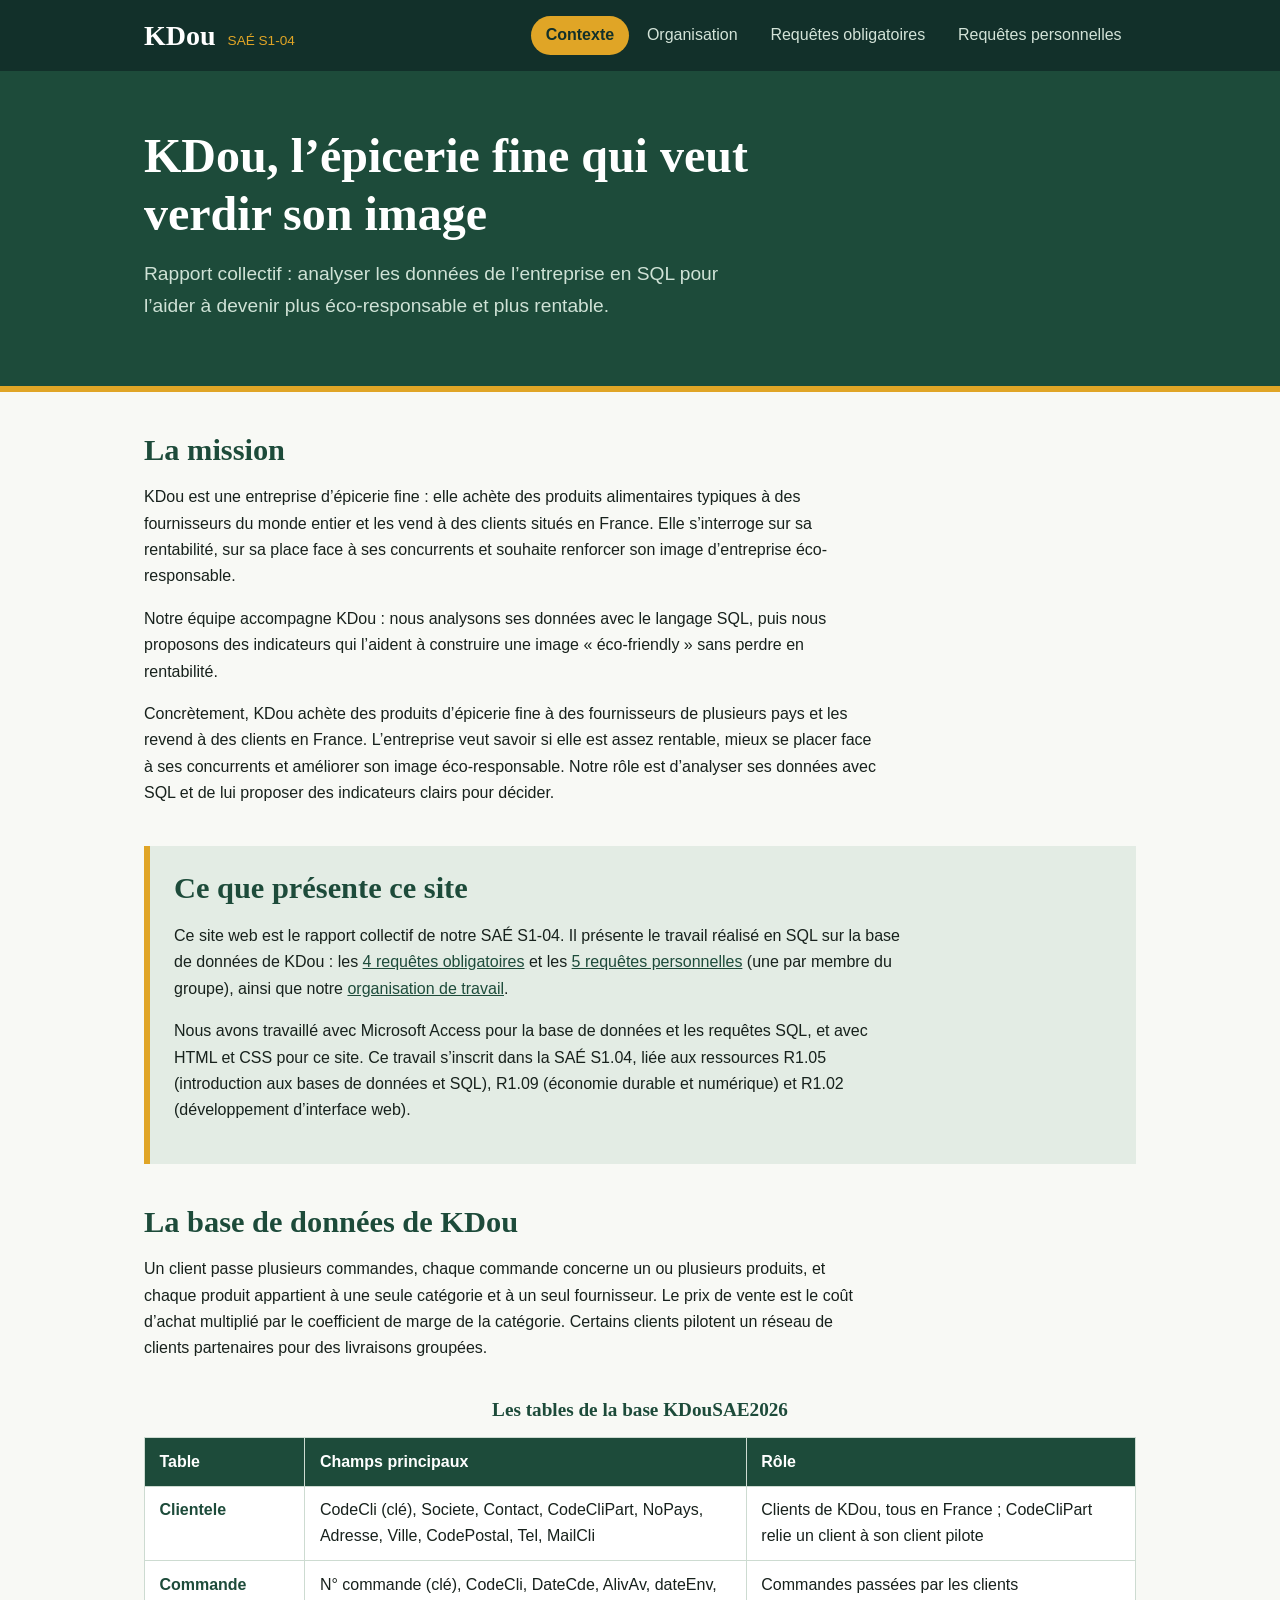
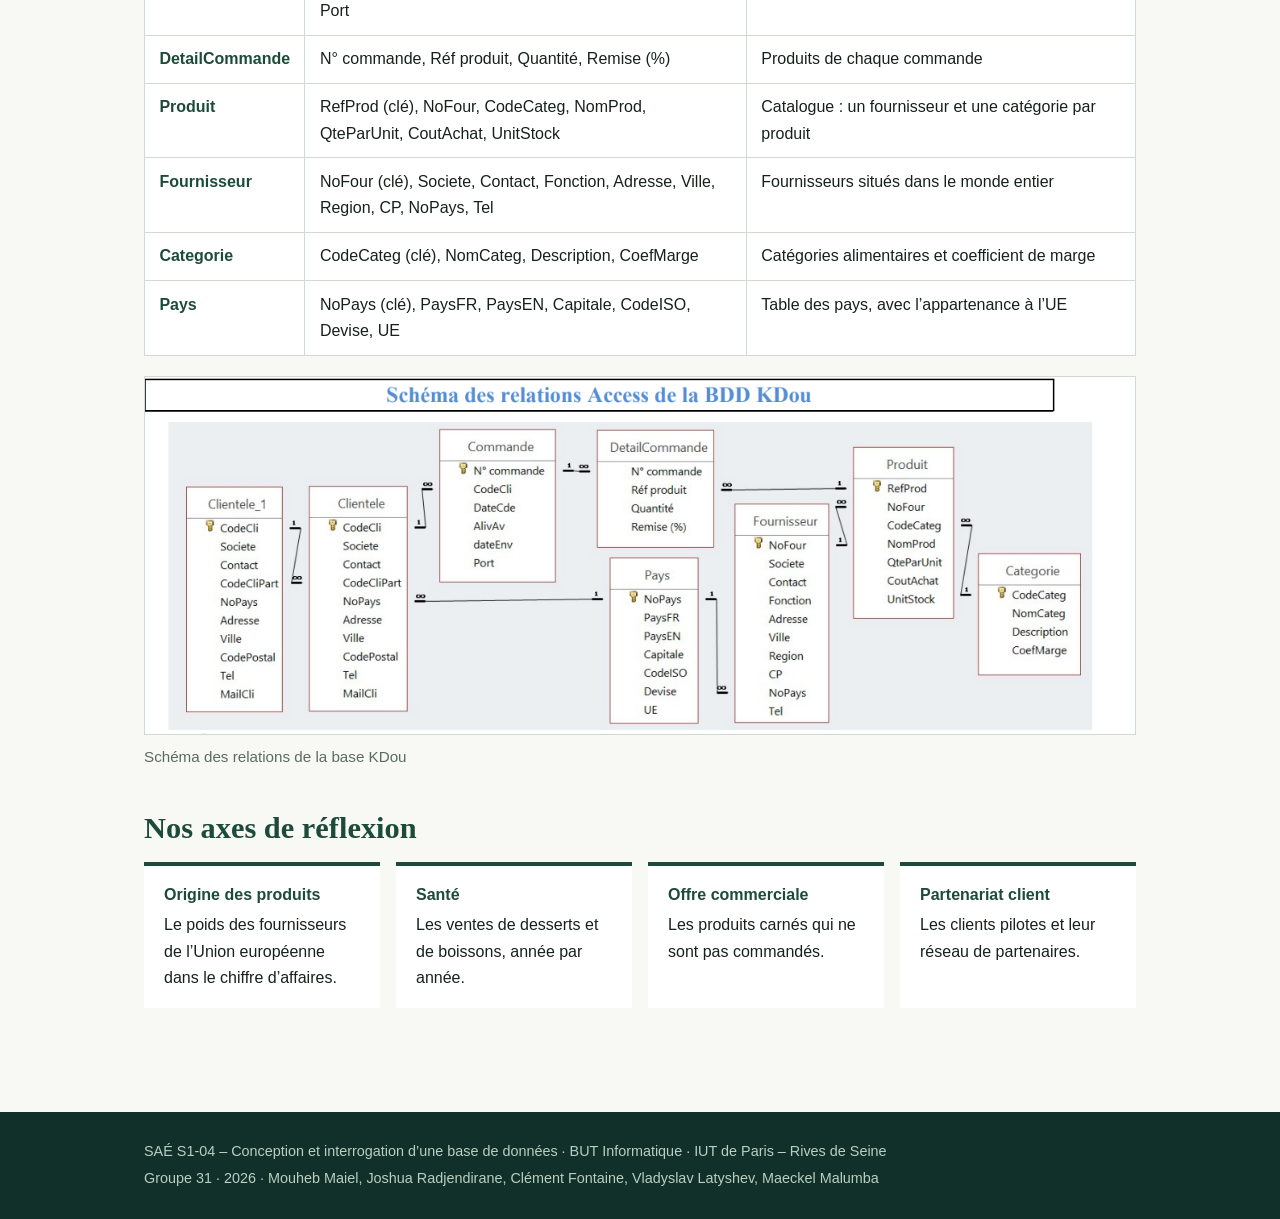
<file: index.html>
<!DOCTYPE html>
<html lang="fr">
<head>
  <meta charset="UTF-8">
  <meta name="viewport" content="width=device-width, initial-scale=1">
  <title>Contexte – SAÉ S1-04 KDou</title>
  <link rel="stylesheet" href="assets/css/style.css">
</head>
<body>
  <header class="entete">
    <div class="conteneur barre">
      <a class="logo" href="index.html">KDou<span>SAÉ S1-04</span></a>
      <nav class="menu"><a href="index.html" class="active">Contexte</a><a href="organisation.html">Organisation</a><a href="obligatoires.html">Requêtes obligatoires</a><a href="personnelles.html">Requêtes personnelles</a></nav>
    </div>
    <div class="bandeau"><div class="conteneur"><h1>KDou, l’épicerie fine qui veut verdir son image</h1><p>Rapport collectif : analyser les données de l’entreprise en SQL pour l’aider à devenir plus éco-responsable et plus rentable.</p></div></div>
  </header>
  <main class="conteneur">
    <section class="partie">
      <h2>La mission</h2>
      <p>KDou est une entreprise d’épicerie fine : elle achète des produits alimentaires typiques à des fournisseurs du monde entier et les vend à des clients situés en France. Elle s’interroge sur sa rentabilité, sur sa place face à ses concurrents et souhaite renforcer son image d’entreprise éco-responsable.</p>
      <p>Notre équipe accompagne KDou : nous analysons ses données avec le langage SQL, puis nous proposons des indicateurs qui l’aident à construire une image « éco-friendly » sans perdre en rentabilité.</p>
      <p>Concrètement, KDou achète des produits d’épicerie fine à des fournisseurs de plusieurs pays et les revend à des clients en France. L’entreprise veut savoir si elle est assez rentable, mieux se placer face à ses concurrents et améliorer son image éco-responsable. Notre rôle est d’analyser ses données avec SQL et de lui proposer des indicateurs clairs pour décider.</p>
    </section>
    <section class="partie encadre">
      <h2>Ce que présente ce site</h2>
      <p>Ce site web est le rapport collectif de notre SAÉ S1-04. Il présente le travail réalisé en SQL sur la base de données de KDou : les <a href="obligatoires.html">4 requêtes obligatoires</a> et les <a href="personnelles.html">5 requêtes personnelles</a> (une par membre du groupe), ainsi que notre <a href="organisation.html">organisation de travail</a>.</p>
      <p>Nous avons travaillé avec Microsoft Access pour la base de données et les requêtes SQL, et avec HTML et CSS pour ce site. Ce travail s’inscrit dans la SAÉ S1.04, liée aux ressources R1.05 (introduction aux bases de données et SQL), R1.09 (économie durable et numérique) et R1.02 (développement d’interface web).</p>
    </section>
    <section class="partie">
      <h2>La base de données de KDou</h2>
      <p>Un client passe plusieurs commandes, chaque commande concerne un ou plusieurs produits, et chaque produit appartient à une seule catégorie et à un seul fournisseur. Le prix de vente est le coût d’achat multiplié par le coefficient de marge de la catégorie. Certains clients pilotent un réseau de clients partenaires pour des livraisons groupées.</p>
      <div class="tableau">
        <table>
          <caption>Les tables de la base KDouSAE2026</caption>
          <thead><tr><th scope="col">Table</th><th scope="col">Champs principaux</th><th scope="col">Rôle</th></tr></thead>
          <tbody><tr><td>Clientele</td><td>CodeCli (clé), Societe, Contact, CodeCliPart, NoPays, Adresse, Ville, CodePostal, Tel, MailCli</td><td>Clients de KDou, tous en France ; CodeCliPart relie un client à son client pilote</td></tr><tr><td>Commande</td><td>N° commande (clé), CodeCli, DateCde, AlivAv, dateEnv, Port</td><td>Commandes passées par les clients</td></tr><tr><td>DetailCommande</td><td>N° commande, Réf produit, Quantité, Remise (%)</td><td>Produits de chaque commande</td></tr><tr><td>Produit</td><td>RefProd (clé), NoFour, CodeCateg, NomProd, QteParUnit, CoutAchat, UnitStock</td><td>Catalogue : un fournisseur et une catégorie par produit</td></tr><tr><td>Fournisseur</td><td>NoFour (clé), Societe, Contact, Fonction, Adresse, Ville, Region, CP, NoPays, Tel</td><td>Fournisseurs situés dans le monde entier</td></tr><tr><td>Categorie</td><td>CodeCateg (clé), NomCateg, Description, CoefMarge</td><td>Catégories alimentaires et coefficient de marge</td></tr><tr><td>Pays</td><td>NoPays (clé), PaysFR, PaysEN, Capitale, CodeISO, Devise, UE</td><td>Table des pays, avec l’appartenance à l’UE</td></tr></tbody>
        </table>
      </div>
      <figure class="image">
        <img src="assets/img/relation table.png" alt="Schéma des relations de la base de données KDou"> 

        <figcaption>Schéma des relations de la base KDou</figcaption>
      </figure>
    </section>
    <section class="partie">
      <h2>Nos axes de réflexion</h2>
      <ul class="liste">
        <li><strong>Origine des produits</strong>Le poids des fournisseurs de l’Union européenne dans le chiffre d’affaires.</li>
        <li><strong>Santé</strong>Les ventes de desserts et de boissons, année par année.</li>
        <li><strong>Offre commerciale</strong>Les produits carnés qui ne sont pas commandés.</li>
        <li><strong>Partenariat client</strong>Les clients pilotes et leur réseau de partenaires.</li>
      </ul>
    </section>
  </main>
  <footer class="pied">
    <div class="conteneur">
      <p>SAÉ S1-04 – Conception et interrogation d’une base de données · BUT Informatique · IUT de Paris – Rives de Seine</p>
      <p>Groupe 31 · 2026 · Mouheb Maiel, Joshua Radjendirane, Clément Fontaine, Vladyslav Latyshev, Maeckel Malumba</p>
    </div>
  </footer>
</body>
</html>
</file>
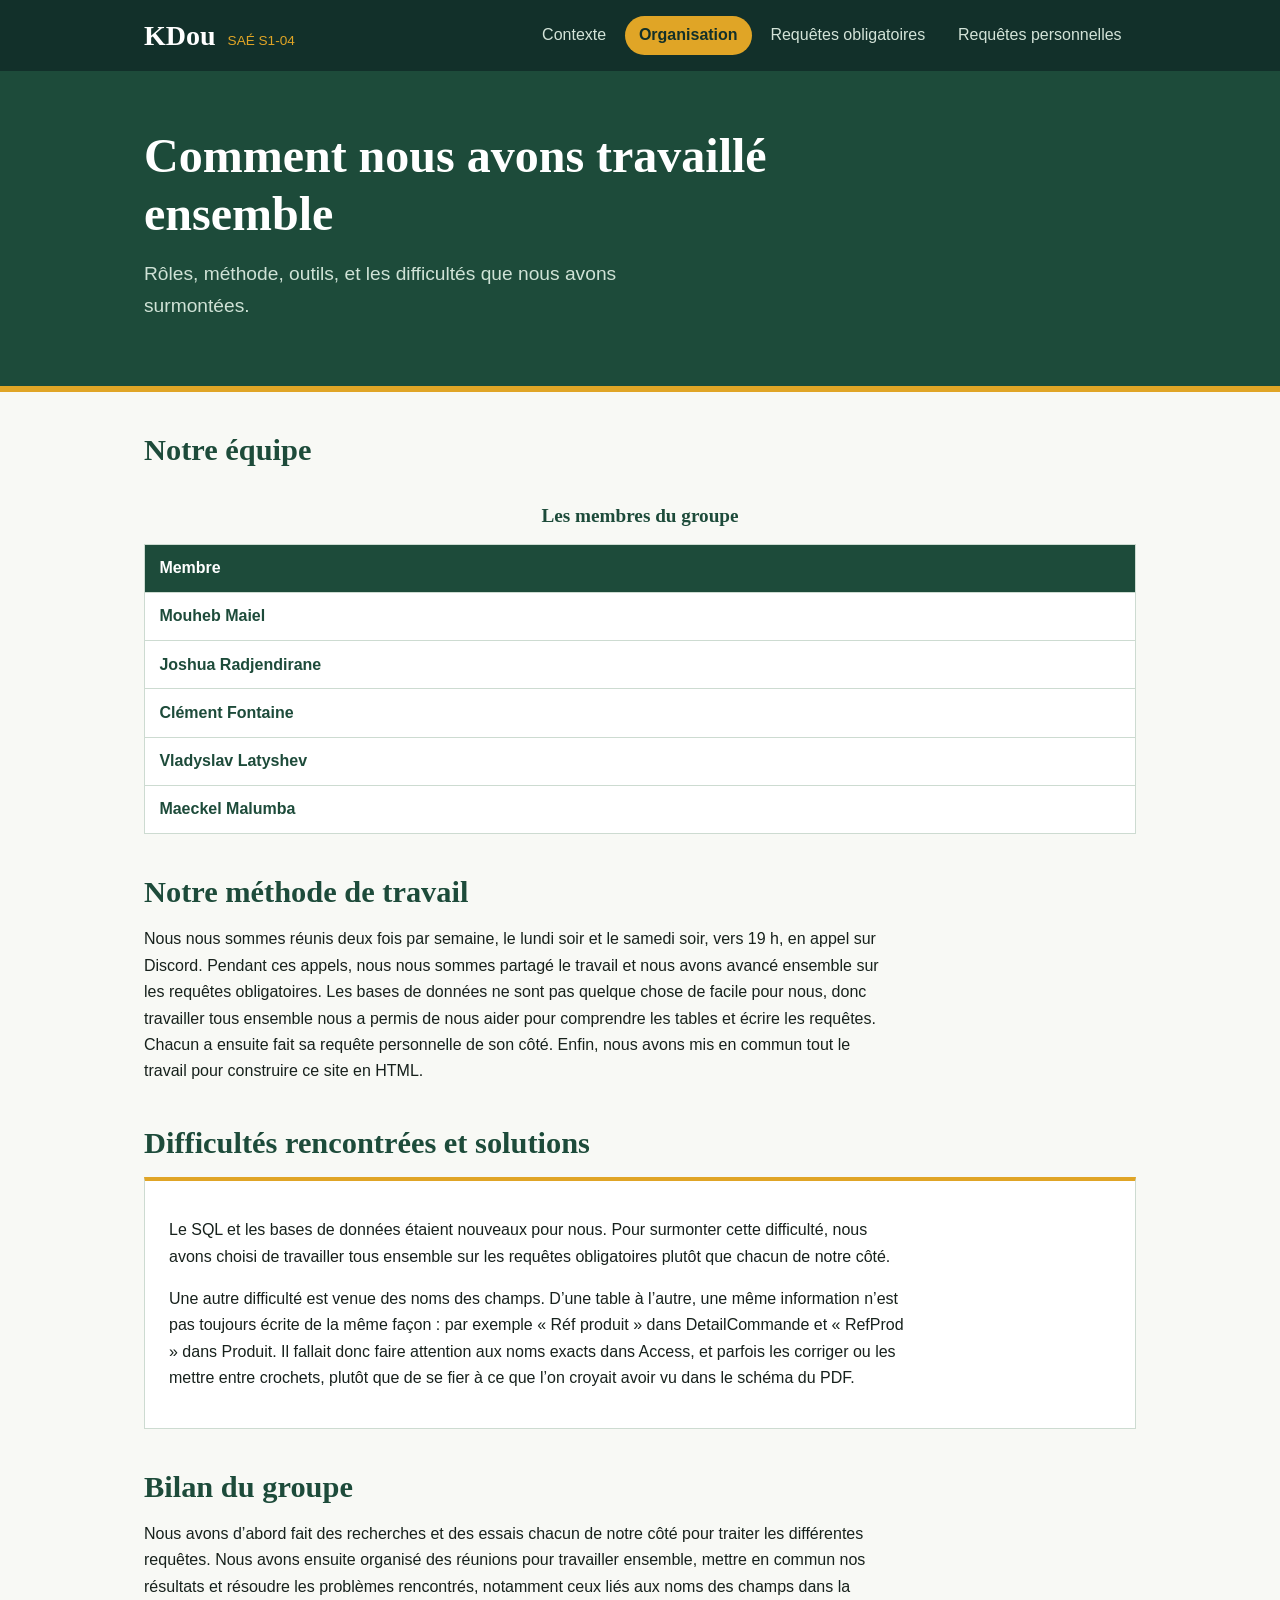
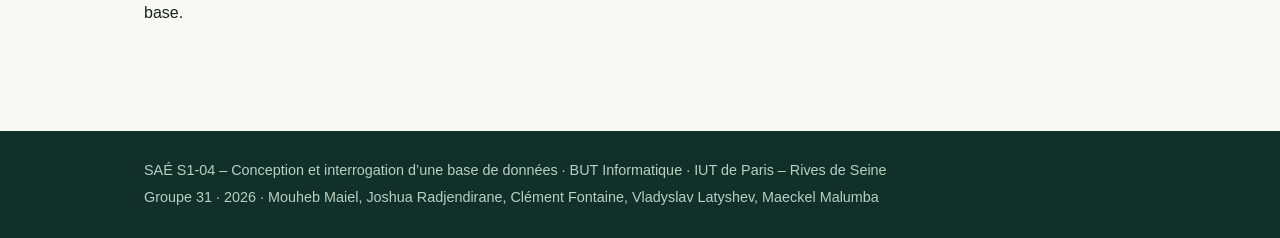
<file: organisation.html>
<!DOCTYPE html>
<html lang="fr">
<head>
  <meta charset="UTF-8">
  <meta name="viewport" content="width=device-width, initial-scale=1">
  <title>Organisation du groupe – SAÉ S1-04 KDou</title>
  <link rel="stylesheet" href="assets/css/style.css">
</head>
<body>
  <header class="entete">
    <div class="conteneur barre">
      <a class="logo" href="index.html">KDou<span>SAÉ S1-04</span></a>
      <nav class="menu"><a href="index.html">Contexte</a><a href="organisation.html" class="active">Organisation</a><a href="obligatoires.html">Requêtes obligatoires</a><a href="personnelles.html">Requêtes personnelles</a></nav>
    </div>
    <div class="bandeau"><div class="conteneur"><h1>Comment nous avons travaillé ensemble</h1><p>Rôles, méthode, outils, et les difficultés que nous avons surmontées.</p></div></div>
  </header>
  <main class="conteneur">
    <section class="partie">
      <h2>Notre équipe</h2>
      <div class="tableau">
        <table>
          <caption>Les membres du groupe</caption>
          <thead><tr><th scope="col">Membre</th></tr></thead>
          <tbody><tr><td>Mouheb Maiel</td></tr><tr><td>Joshua Radjendirane</td></tr><tr><td>Clément Fontaine</td></tr><tr><td>Vladyslav Latyshev</td></tr><tr><td>Maeckel Malumba</td></tr></tbody>
        </table>
      </div>
    </section>
    <section class="partie">
      <h2>Notre méthode de travail</h2>
      <p>Nous nous sommes réunis deux fois par semaine, le lundi soir et le samedi soir, vers 19 h, en appel sur Discord. Pendant ces appels, nous nous sommes partagé le travail et nous avons avancé ensemble sur les requêtes obligatoires. Les bases de données ne sont pas quelque chose de facile pour nous, donc travailler tous ensemble nous a permis de nous aider pour comprendre les tables et écrire les requêtes. Chacun a ensuite fait sa requête personnelle de son côté. Enfin, nous avons mis en commun tout le travail pour construire ce site en HTML.</p>
    </section>
    <section class="partie">
      <h2>Difficultés rencontrées et solutions</h2>
      <div class="zone-texte">
        <p>Le SQL et les bases de données étaient nouveaux pour nous. Pour surmonter cette difficulté, nous avons choisi de travailler tous ensemble sur les requêtes obligatoires plutôt que chacun de notre côté.</p>
        <p>Une autre difficulté est venue des noms des champs. D’une table à l’autre, une même information n’est pas toujours écrite de la même façon : par exemple « Réf produit » dans DetailCommande et « RefProd » dans Produit. Il fallait donc faire attention aux noms exacts dans Access, et parfois les corriger ou les mettre entre crochets, plutôt que de se fier à ce que l’on croyait avoir vu dans le schéma du PDF.</p>
      </div>
    </section>
    <section class="partie">
      <h2>Bilan du groupe</h2>
      <p>Nous avons d’abord fait des recherches et des essais chacun de notre côté pour traiter les différentes requêtes. Nous avons ensuite organisé des réunions pour travailler ensemble, mettre en commun nos résultats et résoudre les problèmes rencontrés, notamment ceux liés aux noms des champs dans la base.</p>
    </section>
  </main>
  <footer class="pied">
    <div class="conteneur">
      <p>SAÉ S1-04 – Conception et interrogation d’une base de données · BUT Informatique · IUT de Paris – Rives de Seine</p>
      <p>Groupe 31 · 2026 · Mouheb Maiel, Joshua Radjendirane, Clément Fontaine, Vladyslav Latyshev, Maeckel Malumba</p>
    </div>
  </footer>
</body>
</html>
</file>
<file: assets/css/style.css>
:root {
   --vert: #1d4b3a;
   --vert-fonce: #12302a;
   --sauge: #e3ece4;
   --papier: #f8f9f5;
   --safran: #e0a526;
   --texte: #17211c;
   --gris: #5b6b62;
   --ocre: #8a5a00;
   --trait: #cddbd1;
}

* {
   box-sizing: border-box;
}

body {
   margin: 0;
   font-family: Arial, sans-serif;
   line-height: 1.65;
   color: var(--texte);
   background: var(--papier);
}

h1,
h2,
h3,
h4,
.logo {
   font-family: Georgia, serif;
   line-height: 1.2;
}

a {
   color: var(--vert);
}

.conteneur {
   width: 90%;
   max-width: 62rem;
   margin: 0 auto;
}


/* En-tête et navigation */

.entete {
   background: var(--vert-fonce);
   color: white;
}

.barre {
   display: flex;
   flex-wrap: wrap;
   align-items: center;
   justify-content: space-between;
   gap: 1rem;
   padding: 1rem 0;
}

.logo {
   display: flex;
   align-items: baseline;
   gap: 0.75rem;
   font-size: 1.75rem;
   font-weight: 800;
   color: white;
   text-decoration: none;
}

.logo span {
   font-family: Arial, sans-serif;
   font-size: 0.85rem;
   font-weight: 400;
   color: var(--safran);
}

.menu {
   display: flex;
   flex-wrap: wrap;
   gap: 0.25rem;
}

.menu a {
   padding: 0.4rem 0.9rem;
   border-radius: 2rem;
   color: #d3e3d8;
   text-decoration: none;
}

.menu a:hover {
   background: #2f5f4d;
   color: white;
}

.menu a.active {
   background: var(--safran);
   color: var(--vert-fonce);
   font-weight: 600;
}

.bandeau {
   padding: 3.5rem 0 4rem;
   background: var(--vert);
   border-bottom: 6px solid var(--safran);
}

.bandeau h1 {
   max-width: 40rem;
   margin: 0 0 1rem;
   font-size: 3rem;
   font-weight: 800;
}

.bandeau p {
   max-width: 36rem;
   margin: 0;
   font-size: 1.2rem;
   color: #cfe2d6;
}


/* Contenu */

main {
   padding: 2.5rem 0 4rem;
}

.partie {
   margin-bottom: 2.5rem;
}

.partie h2 {
   margin: 0 0 1rem;
   font-size: 1.9rem;
   color: var(--vert);
}

.partie p {
   max-width: 46rem;
}

.encadre {
   padding: 1.5rem;
   background: var(--sauge);
   border-left: 6px solid var(--safran);
}

.encadre h2 {
   margin-top: 0;
}

.liste {
   display: flex;
   flex-wrap: wrap;
   gap: 1rem;
   margin: 0;
   padding: 0;
   list-style: none;
}

.liste li {
   flex: 1 1 13rem;
   padding: 1rem 1.25rem;
   background: white;
   border-top: 4px solid var(--vert);
}

.liste strong {
   display: block;
   margin-bottom: 0.25rem;
   color: var(--vert);
}

.zone-texte {
   min-height: 12rem;
   padding: 1.25rem 1.5rem;
   background: white;
   border: 1px solid var(--trait);
   border-top: 4px solid var(--safran);
}


/* Tableaux */

.tableau {
   overflow-x: auto;
   margin: 1.25rem 0;
}

table {
   width: 100%;
   border-collapse: collapse;
   background: white;
}

caption {
   padding: 0.75rem;
   font-family: Georgia, serif;
   font-size: 1.2rem;
   font-weight: 600;
   color: var(--vert);
}

th,
td {
   padding: 0.65rem 0.9rem;
   border: 1px solid var(--trait);
   text-align: left;
   vertical-align: top;
}

th {
   background: var(--vert);
   color: white;
}

tbody td:first-child {
   font-weight: 600;
   color: var(--vert);
}


/* Pages de requêtes */

.liens {
   display: flex;
   flex-wrap: wrap;
   gap: 0.5rem;
   margin-bottom: 2rem;
}

.liens a {
   padding: 0.4rem 1rem;
   border: 2px solid var(--vert);
   border-radius: 2rem;
   font-weight: 600;
   text-decoration: none;
}

.liens a:hover {
   background: var(--vert);
   color: white;
}

.requete {
   margin-bottom: 3rem;
   background: white;
   border: 1px solid var(--trait);
   border-top: 8px solid var(--vert);
}

.titre-requete {
   padding: 1.5rem 2rem 1rem;
   background: var(--sauge);
}

.theme {
   display: inline-block;
   margin: 0 0 0.5rem;
   padding: 0.15rem 0.8rem;
   background: var(--safran);
   border-radius: 2rem;
   font-size: 0.85rem;
   font-weight: 600;
   color: var(--vert-fonce);
}

.titre-requete h2 {
   margin: 0;
   font-size: 1.75rem;
   color: var(--vert-fonce);
}

.auteur {
   margin: 0.5rem 0 0;
}

.requete section {
   padding: 1.5rem 2rem;
   border-top: 1px solid var(--sauge);
}

.requete h3 {
   margin: 0 0 0.6rem;
   font-size: 1.2rem;
   color: var(--vert);
}

.requete h4 {
   margin: 1.25rem 0 0.4rem;
   font-size: 1rem;
}

.requete p {
   max-width: 46rem;
   margin: 0 0 0.6rem;
}

pre {
   margin: 0;
   padding: 1.25rem;
   overflow-x: auto;
   background: var(--vert-fonce);
   border-left: 6px solid var(--safran);
   border-radius: 0.25rem;
}

code {
   font-family: Consolas, "Courier New", monospace;
   font-size: 0.92rem;
   line-height: 1.6;
   color: #d8f0e0;
}


/* Images des résultats */

.image {
   margin: 1rem 0 0;
}

.image img {
   display: block;
   max-width: 100%;
   height: auto;
   margin: 0 auto;
   border: 1px solid var(--trait);
}

.image figcaption {
   margin-top: 0.6rem;
   font-size: 0.95rem;
   color: var(--gris);
}

.vide {
   display: flex;
   flex-direction: column;
   align-items: center;
   justify-content: center;
   min-height: 14rem;
   padding: 1rem;
   border: 2px dashed var(--vert);
   background: var(--papier);
   text-align: center;
   color: var(--vert);
}

.vide small {
   color: var(--gris);
}


/* Texte a remplacer */

.a-remplir {
   color: var(--ocre);
   font-style: italic;
}


/* Pied de page */

.pied {
   padding: 1.5rem 0;
   background: var(--vert-fonce);
   color: #b9cfc0;
   font-size: 0.9rem;
}

.pied p {
   margin: 0.25rem 0;
}

.pied .a-remplir {
   color: var(--safran);
}


/* Mobile */

@media (max-width: 40rem) {

   .bandeau h1 {
      font-size: 2.1rem;
   }

   .titre-requete,
   .requete section {
      padding-left: 1.1rem;
      padding-right: 1.1rem;
   }

}
</file>
